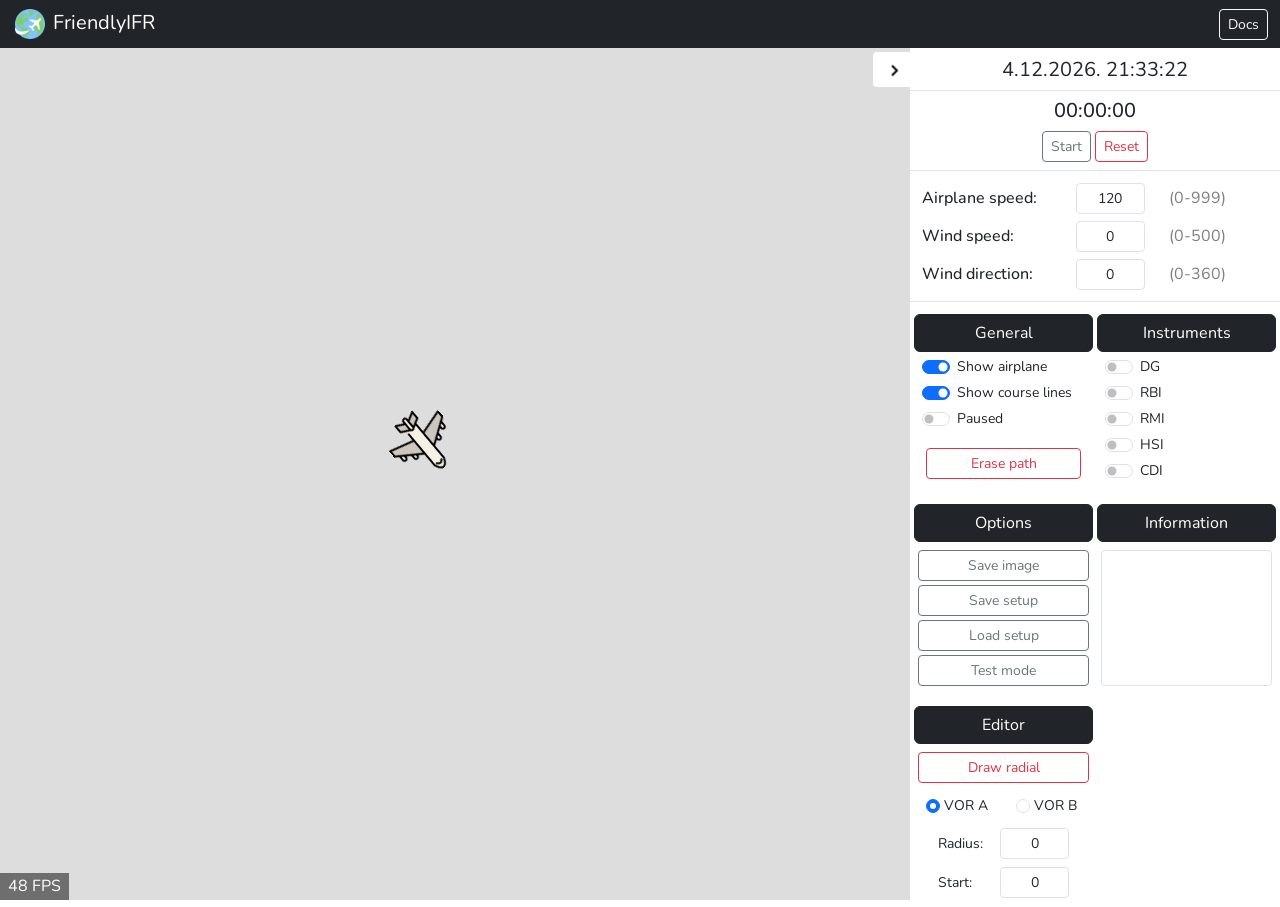
<file: index.html>
<!doctype html>
<html lang="en">

<head>
  <!-- Required meta tags -->
  <meta charset="utf-8">
  <meta name="viewport" content="width=device-width, initial-scale=1">

  <!-- Bootstrap CSS -->
  <link href="https://cdn.jsdelivr.net/npm/bootstrap@5.0.2/dist/css/bootstrap.min.css" rel="stylesheet"
    integrity="sha384-EVSTQN3/azprG1Anm3QDgpJLIm9Nao0Yz1ztcQTwFspd3yD65VohhpuuCOmLASjC" crossorigin="anonymous">

  <link rel="stylesheet" href="styles/styles.css">
  <link rel="shortcut icon" href="static/favicon.ico">

  <!-- Fonts -->
  <link rel="preconnect" href="https://fonts.googleapis.com">
  <link rel="preconnect" href="https://fonts.gstatic.com" crossorigin>
  <link href="https://fonts.googleapis.com/css2?family=Nunito:ital,wght@0,300;0,400;0,500;0,600;0,700;1,400&display=swap" rel="stylesheet">

  <title>FriendlyIFR</title>
</head>

<!-- Bootstrap JS -->
<script src="https://cdn.jsdelivr.net/npm/bootstrap@5.0.2/dist/js/bootstrap.bundle.min.js" integrity="sha384-MrcW6ZMFYlzcLA8Nl+NtUVF0sA7MsXsP1UyJoMp4YLEuNSfAP+JcXn/tWtIaxVXM" crossorigin="anonymous"></script>

<body>
  <main class="container-fluid p-0">
<nav class="navbar navbar-expand-lg navbar-dark bg-dark noselect navbar-height">
  <div class="container-fluid">
    <a class="navbar-brand" href="#">
      <img src="static/favicon.ico" alt="" width="36" height="36" class="d-inline-block">
      FriendlyIFR
    </a>
    <a class="btn btn-outline-light btn-sm" href="docs/" target="_blank" rel="noopener">Docs</a>
  </div>
</nav>

<div class="d-flex noselect bg-secondary align-items-center justify-content-center fullscreen-height" id="loadingScreen">
  <div class="d-flex flex-column align-items-center justify-content-center">
    <img src="static/icon.png" alt="" width="96" height="96">
    <h1 class="h4 text-centered" id="loadingText">Loading...</h1>
  </div>
</div>

<div class="d-flex noselect fullscreen-height" id="contentScreen">

  <!-- Pixi.js container -->
  <div id="pixi-app-container"></div>

  <!-- Controls container -->
  <div id="sidebar">
    <button class="btn btn-sm fs-6" id="btnToggleSidebar">
      <img src="static/arrow-right.png" alt="" width="23" height="23" class="d-inline-block" id="imgToggleSidebar">
    </button>

    <div class="fullscreen-height" id="sidebarControls">
      <!-- Current time -->
      <div class="mb-2 border-bottom">
        <div class="col">
          <h1 class="h5 fw-normal text-centered" id="lblCurrentTime">11.12.1999. 11:00:00</h1>
        </div>
      </div>

      <!-- Stopwatch -->
      <div class="pb-2 mb-2 border-bottom" style="text-align: center; display: block;">
        <h1 class="h5 mb-2 text-centered" id="lblStopwatch">00:00:00</h1>
        <div style="display: inline-block;">
          <button class="btn btn-outline-secondary btn-sm" id="btnStartStopwatch">Start</button>
          <button class="btn btn-outline-danger btn-sm" id="btnResetStopwatch">Reset</button>
        </div>
      </div>

      <!-- Inputs -->
      <div class="row justify-content-evenly pb-2 mb-2 border-bottom">

        <!-- Airplane speed -->
        <div class="row justify-content-start align-items-center">
          <div class="col col-sm-5">
            <label for="edSpeed" class="h5 col-form-label text-centered">Airplane speed:</label>
          </div>
          <div class="col col-sm-3">
            <input type="text" id="edSpeed" class="form-control form-control-sm text-centered can-disable">
          </div>
          <div class="col col-sm-3">
            <label for="edSpeed" id="edSpeedHint" class="col-form-label text-black-50">(0-999)</label>
          </div>
        </div>

        <!-- Wind speed -->
        <div class="row justify-content-start align-items-center">
          <div class="col col-sm-5">
            <label for="edWindSpeed" class="h5 col-form-label">Wind speed:</label>
          </div>
          <div class="col col-sm-3">
            <input type="text" id="edWindSpeed" class="form-control form-control-sm text-centered can-disable">
          </div>
          <div class="col col-sm-3">
            <label for="edWindSpeed" id="edWindSpeedHint" class="col-form-label text-black-50">(0-500)</label>
          </div>
        </div>

        <!-- Wind direction -->
        <div class="row justify-content-start align-items-center">
          <div class="col col-sm-5">
            <label for="edWindDirection" class="h5 col-form-label">Wind direction:</label>
          </div>
          <div class="col col-sm-3">
            <input type="text" id="edWindDirection" class="form-control form-control-sm text-centered can-disable">
          </div>
          <div class="col col-sm-3">
            <label for="edWindDirection" id="edWindDirectionHint" class="col-form-label text-black-50">(0-360)</label>
          </div>
        </div>
      </div>

      <!-- Controls -->
      <div class="row row-cols-2 p-1 g-1">
        <!-- General -->
        <div class="col" id="controls-row1">
          <ul class="list-unstyled small">
            <div class="d-grid gap-2">
              <button class="btn btn-dark mb-1 btn-block" data-bs-toggle="collapse" aria-expanded="true"
                data-bs-target="#row1-collapse" aria-controls="row1-collapse">
                General
              </button>
            </div>
            <li>
              <ul class="list-unstyled ps-2 pe-2 collapse show" id="row1-collapse">
                <li>
                  <div class="form-check form-switch">
                    <input class="form-check-input can-disable" type="checkbox" id="swAirplaneVisible" checked>
                    <label class="form-check-label" for="swAirplaneVisible">Show airplane</label>
                  </div>
                </li>
                <li>
                  <div class="form-check form-switch">
                    <input class="form-check-input can-disable" type="checkbox" id="swCourseLinesVisible" checked>
                    <label class="form-check-label" for="swCourseLinesVisible">Show course lines</label>
                  </div>
                </li>
                <li>
                  <div class="form-check form-switch">
                    <input class="form-check-input can-disable" type="checkbox" id="swPaused">
                    <label class="form-check-label" for="swPaused">Paused</label>
                  </div>
                </li>
                <li>
                  <div class="row ps-3 pe-3 mt-3 justify-content-center">
                    <button type="button" class="btn btn-outline-danger btn-sm can-disable" id="btnClearTrail">Erase path</button>
                  </div>
                </li>
              </ul>
            </li>

          </ul>
        </div>

        <!-- Instruments -->
        <div class="col" id="controls-row1">
          <ul class="list-unstyled small">
            <div class="d-grid gap-2">
              <button class="btn btn-dark mb-1 btn-block" data-bs-toggle="collapse" aria-expanded="true"
                data-bs-target="#row1-collapse" aria-controls="row1-collapse">
                Instruments
              </button>
            </div>
            <li>
              <ul class="list-unstyled ps-2 pe-2 collapse show" id="row1-collapse">
                <li>
                  <div class="form-check form-switch">
                    <input class="form-check-input can-disable" type="checkbox" id="swInstrumentDG">
                    <label class="form-check-label" for="swInstrumentDG">DG</label>
                  </div>
                </li>
                <li>
                  <div class="form-check form-switch">
                    <input class="form-check-input can-disable" type="checkbox" id="swInstrumentRBI">
                    <label class="form-check-label" for="swInstrumentRBI">RBI</label>
                  </div>
                </li>
                <li>
                  <div class="form-check form-switch">
                    <input class="form-check-input can-disable" type="checkbox" id="swInstrumentRMI">
                    <label class="form-check-label" for="swInstrumentRMI">RMI</label>
                  </div>
                </li>
                <li>
                  <div class="form-check form-switch">
                    <input class="form-check-input can-disable" type="checkbox" id="swInstrumentHSI">
                    <label class="form-check-label" for="swInstrumentHSI">HSI</label>
                  </div>
                </li>
                <li>
                  <div class="form-check form-switch">
                    <input class="form-check-input can-disable" type="checkbox" id="swInstrumentCDI">
                    <label class="form-check-label" for="swInstrumentCDI">CDI</label>
                  </div>
                </li>
              </ul>
            </li>

          </ul>
        </div>

        <!-- Options -->
        <div class="col" id="controls-row2">

          <!-- File loader for Load setup & Test mode -->
          <input type="file" id="fileLoader" accept=".nav" style="display:none">

          <ul class="list-unstyled small">
            <div class="d-grid gap-2">
              <button class="btn btn-dark mb-1 btn-block" data-bs-toggle="collapse" aria-expanded="true"
                data-bs-target="#row2-collapse" aria-controls="row2-collapse">
                Options
              </button>
            </div>
            <li>
              <ul class="list-unstyled ps-3 pe-3 collapse show" id="row2-collapse">
                <li>
                  <div class="row mt-1 justify-content-center">
                    <button type="button" class="btn btn-outline-secondary btn-sm can-disable" id="btnSaveImage">Save image</button>
                  </div>
                </li>
                <li>
                  <div class="row mt-1 justify-content-center">
                    <button type="button" class="btn btn-outline-secondary btn-sm can-disable" id="btnSaveSetup">Save setup</button>
                  </div>
                </li>
                <li>
                  <div class="row mt-1 justify-content-center">
                    <button type="button" class="btn btn-outline-secondary btn-sm can-disable" id="btnLoadSetup">Load setup</button>
                  </div>
                </li>
                <li>
                  <div class="row mt-1 justify-content-center">
                    <button type="button" class="btn btn-outline-secondary btn-sm" id="btnTestMode">Test mode</button>
                  </div>
                </li>
              </ul>
            </li>

          </ul>
        </div>

        <!-- Information -->
        <div class="col" id="controls-row2">
          <ul class="list-unstyled small">
            <div class="d-grid gap-2">
              <button class="btn btn-dark mb-1 btn-block" data-bs-toggle="collapse" aria-expanded="true"
                data-bs-target="#row2-collapse" aria-controls="row2-collapse">
                Information
              </button>
            </div>
            <li>
              <ul class="list-unstyled ps-1 pe-1 collapse show" id="row2-collapse">
                <li>
                  <div class="mt-1 justify-content-center">
                    <textarea class="form-control form-control-sm can-disable" id="setupInformation" style="height: 136px; resize: none; font-size: small"></textarea>
                  </div>
                </li>
              </ul>
            </li>

          </ul>
        </div>

        <!-- Editor -->
        <div class="col" id="controls-row3">
          <ul class="list-unstyled small">
            <div class="d-grid gap-2">
              <button class="btn btn-dark mb-1 btn-block" data-bs-toggle="collapse" aria-expanded="true"
                data-bs-target="#row3-collapse" aria-controls="row3-collapse">
                Editor
              </button>
            </div>
            <li>
              <ul class="list-unstyled ps-2 pe-2 collapse show" id="row3-collapse">
                <li>
                  <div class="row p-2 pt-1 justify-content-center">
                    <button type="button" class="btn btn-outline-danger btn-sm can-disable" id="btnDrawRadial" data-bs-toggle="button" autocomplete="off">Draw radial</button>
                  </div>
                </li>
                <li class="row row-cols-2 p-1 flex-fill justify-content-evenly align-items-center">
                  <div class="col w-50">
                    <input class="form-check-input can-disable" type="radio" name="radioVOR" id="rbVORA" checked>
                    <label for="rbVORA">VOR A</label>
                  </div>
                  <div class="col w-50">
                    <input class="form-check-input can-disable" type="radio" name="radioVOR" id="rbVORB">
                    <label for="rbVORB">VOR B</label>
                  </div>
                </li>
                <li class="row row-cols-2 pt-2 flex-fill justify-content-evenly align-items-center">
                  <div class="col w-25">
                    <label for="edVORRadius">Radius:</label>
                  </div>
                  <div class="col w-50">
                    <input type="text" id="edVORRadius" class="form-control form-control-sm text-centered can-disable">
                  </div>
                </li>
                <li class="row row-cols-2 pt-2 flex-fill justify-content-evenly align-items-center">
                  <div class="col w-25">
                    <label for="edVORStart">Start:</label>
                  </div>
                  <div class="col w-50">
                    <input type="text" id="edVORStart" class="form-control form-control-sm text-centered can-disable">
                  </div>
                </li>
                <li class="row row-cols-2 pt-2 flex-fill justify-content-evenly align-items-center">
                  <div class="col w-25">
                    <label for="edVORLength">Length:</label>
                  </div>
                  <div class="col w-50">
                    <input type="text" id="edVORLength" class="form-control form-control-sm text-centered can-disable">
                  </div>
                </li>
              </ul>
            </li>

          </ul>
        </div>
      </div>
    </div>
  </div>
</div>

<!-- Font workaround -->
<link rel="stylesheet" href="styles/digital-font.css">

<!-- Libs -->
<script src="lib/pixi.min.js"></script> <!-- https://github.com/pixijs/pixijs -->
<script src="lib/pixi-graphics-smooth.umd.min.js"></script> <!-- https://github.com/pixijs/graphics-smooth -->
<script src="lib/viewport.min.js"></script> <!-- https://github.com/davidfig/pixi-viewport -->
<script src="lib/pixi-mousewheel.js"></script> <!-- https://github.com/Mwni/pixi-mousewheel -->
<script src="lib/fps.min.js"></script> <!-- https://github.com/davidfig/fps -->

<script type="text/javascript" src="source/elements.js"></script>
<script type="text/javascript" src="source/common.js"></script>
<script type="text/javascript" src="source/misc.js"></script>
<script type="text/javascript" src="source/time.js"></script>

<script type="text/javascript" src="source/viewport.js"></script>
<script type="text/javascript" src="source/instrument-panel.js"></script>
<script type="text/javascript" src="source/wind.js"></script>
<script type="text/javascript" src="source/airplane.js"></script>
<script type="text/javascript" src="source/groundradars.js"></script>
<script type="text/javascript" src="source/instruments.js"></script>

<script type="text/javascript" src="source/testmode.js"></script>
<script type="text/javascript" src="source/files.js"></script>
<script type="text/javascript" src="source/events.js"></script>
<script type="text/javascript" src="source/application.js"></script>

  </main>
</body>

</html>
</file>
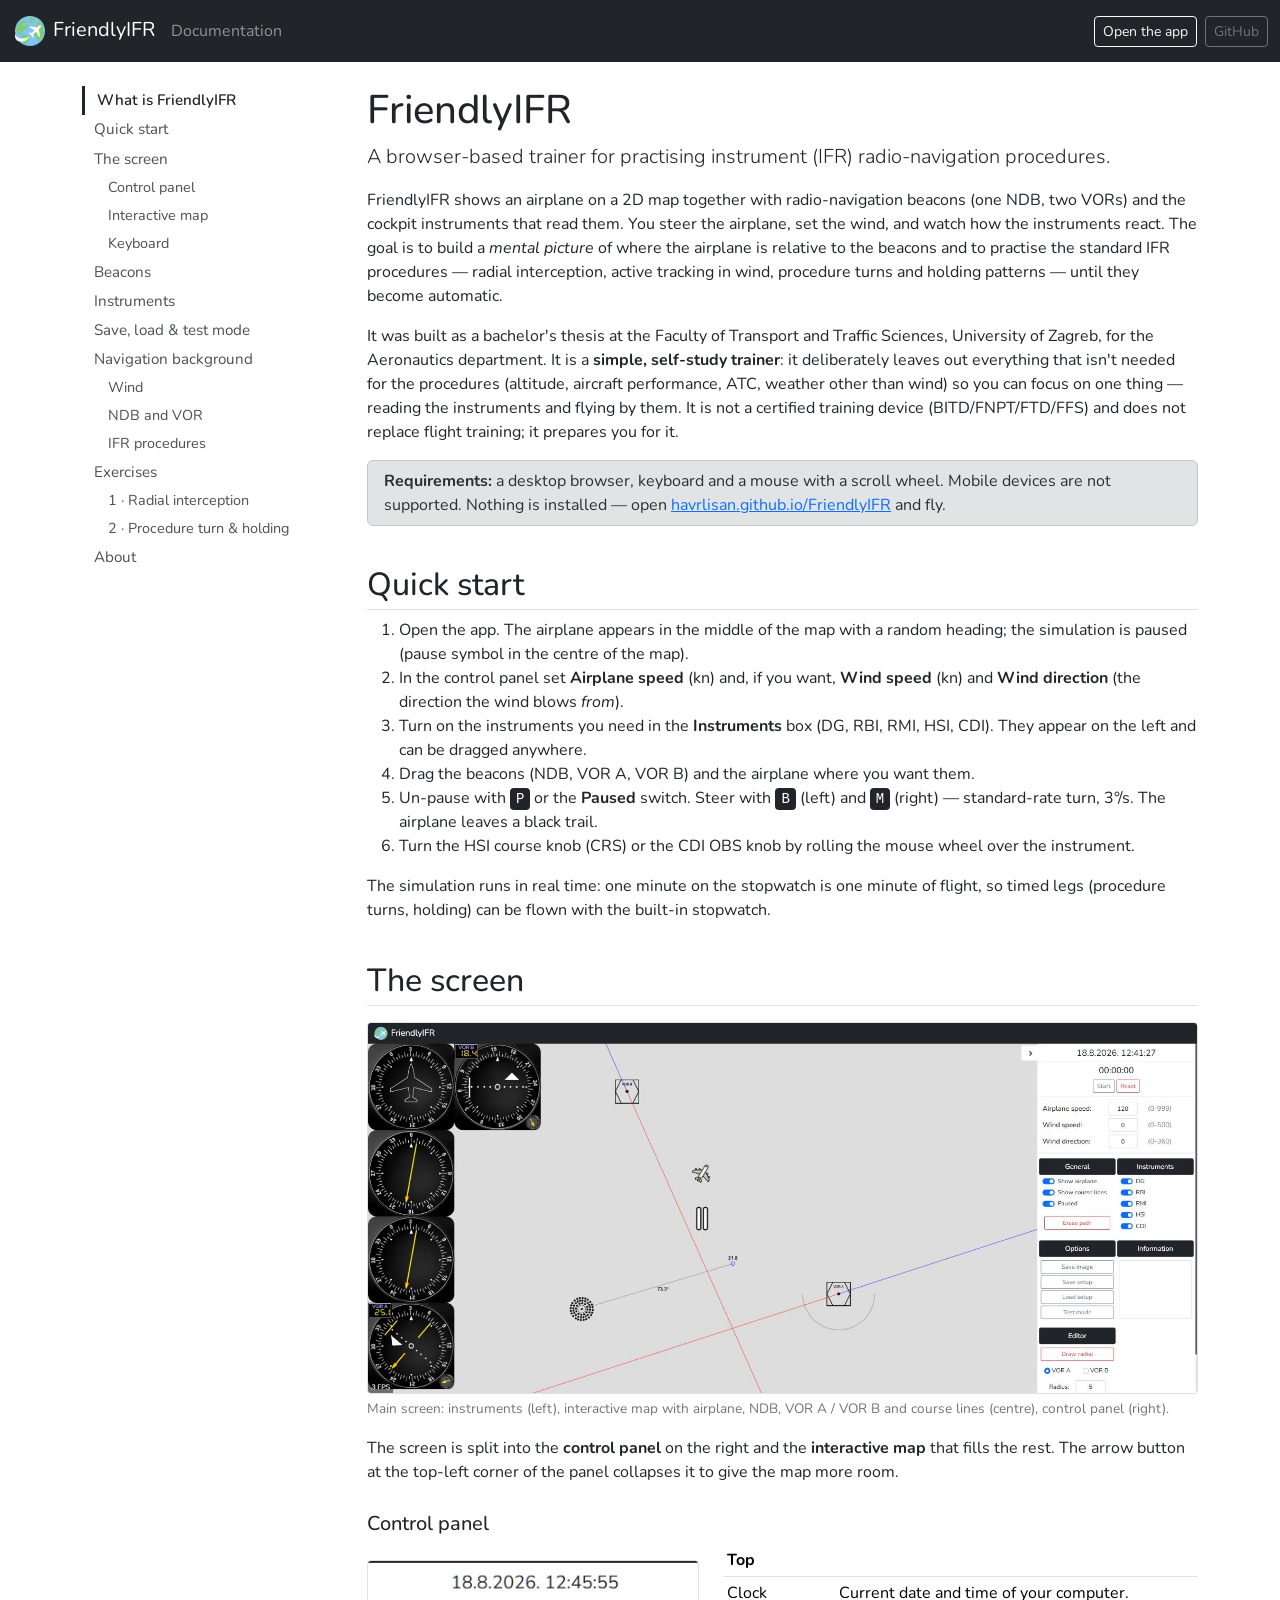
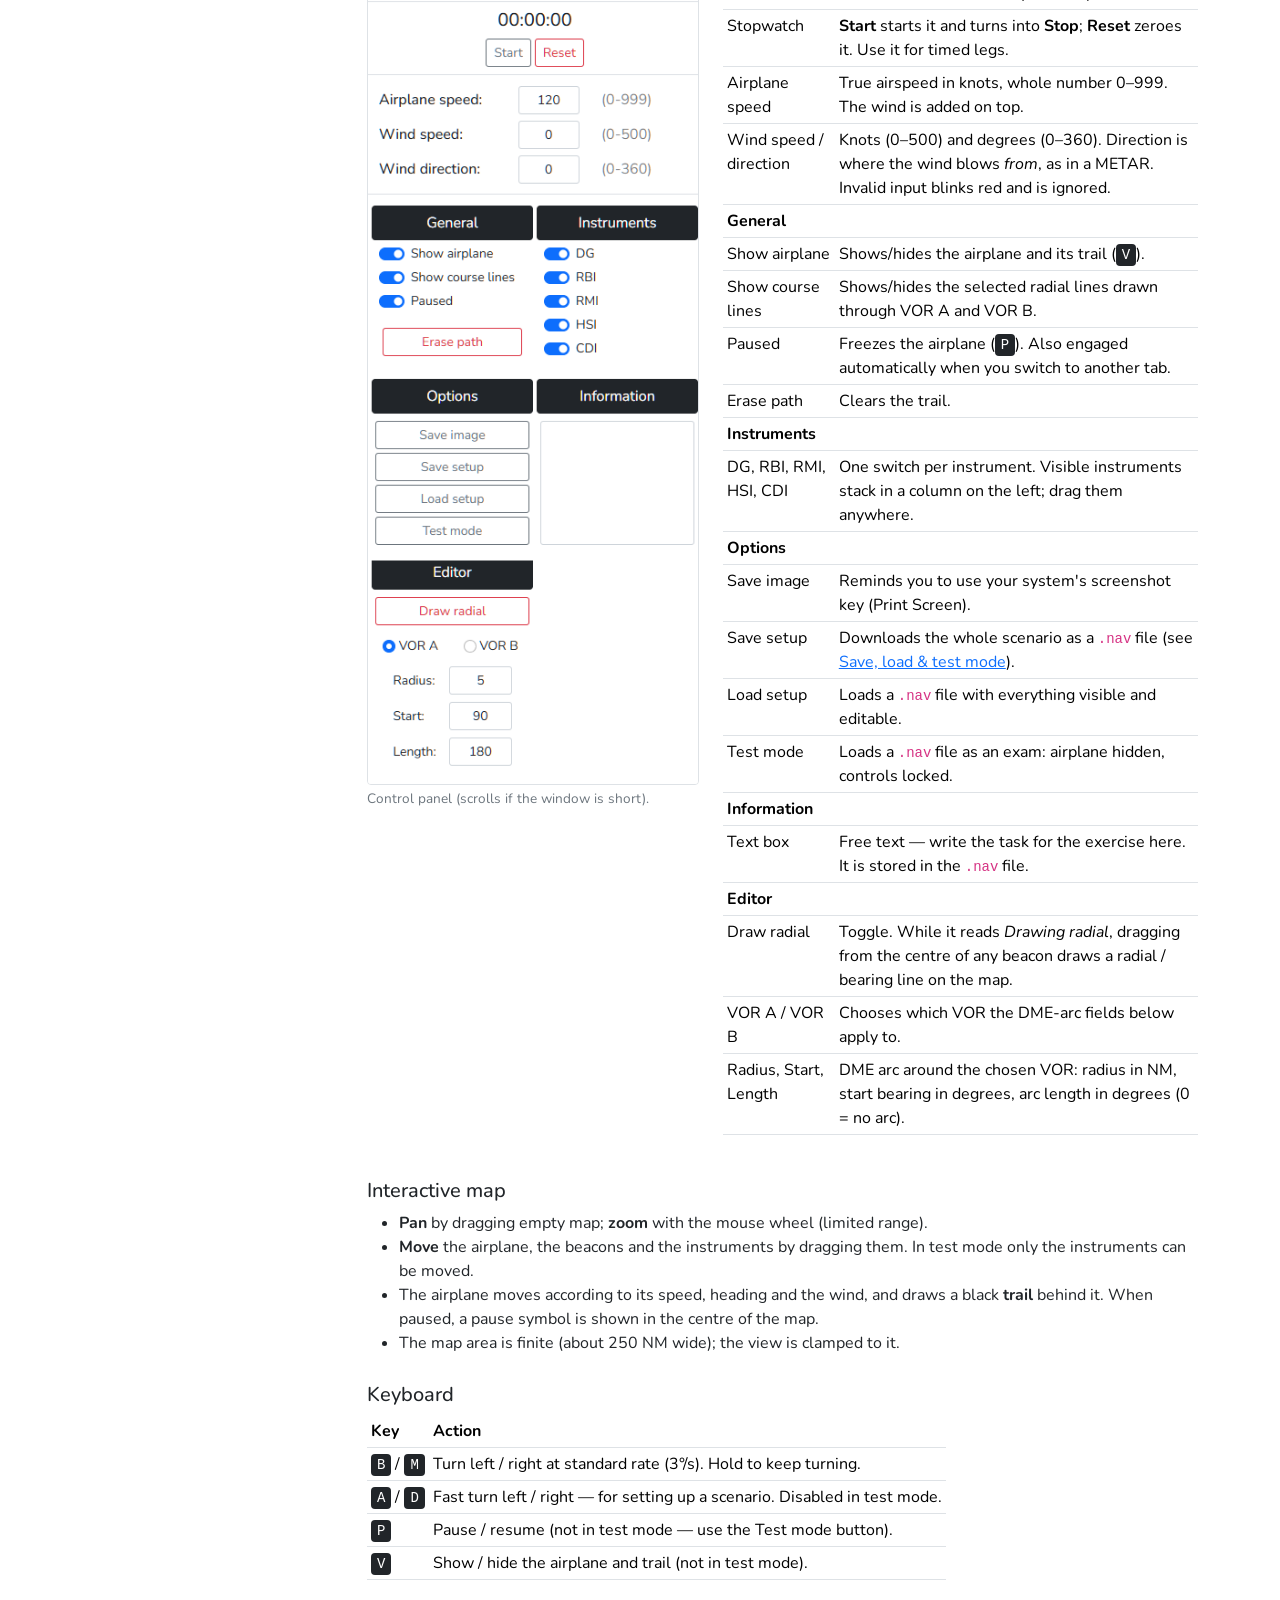
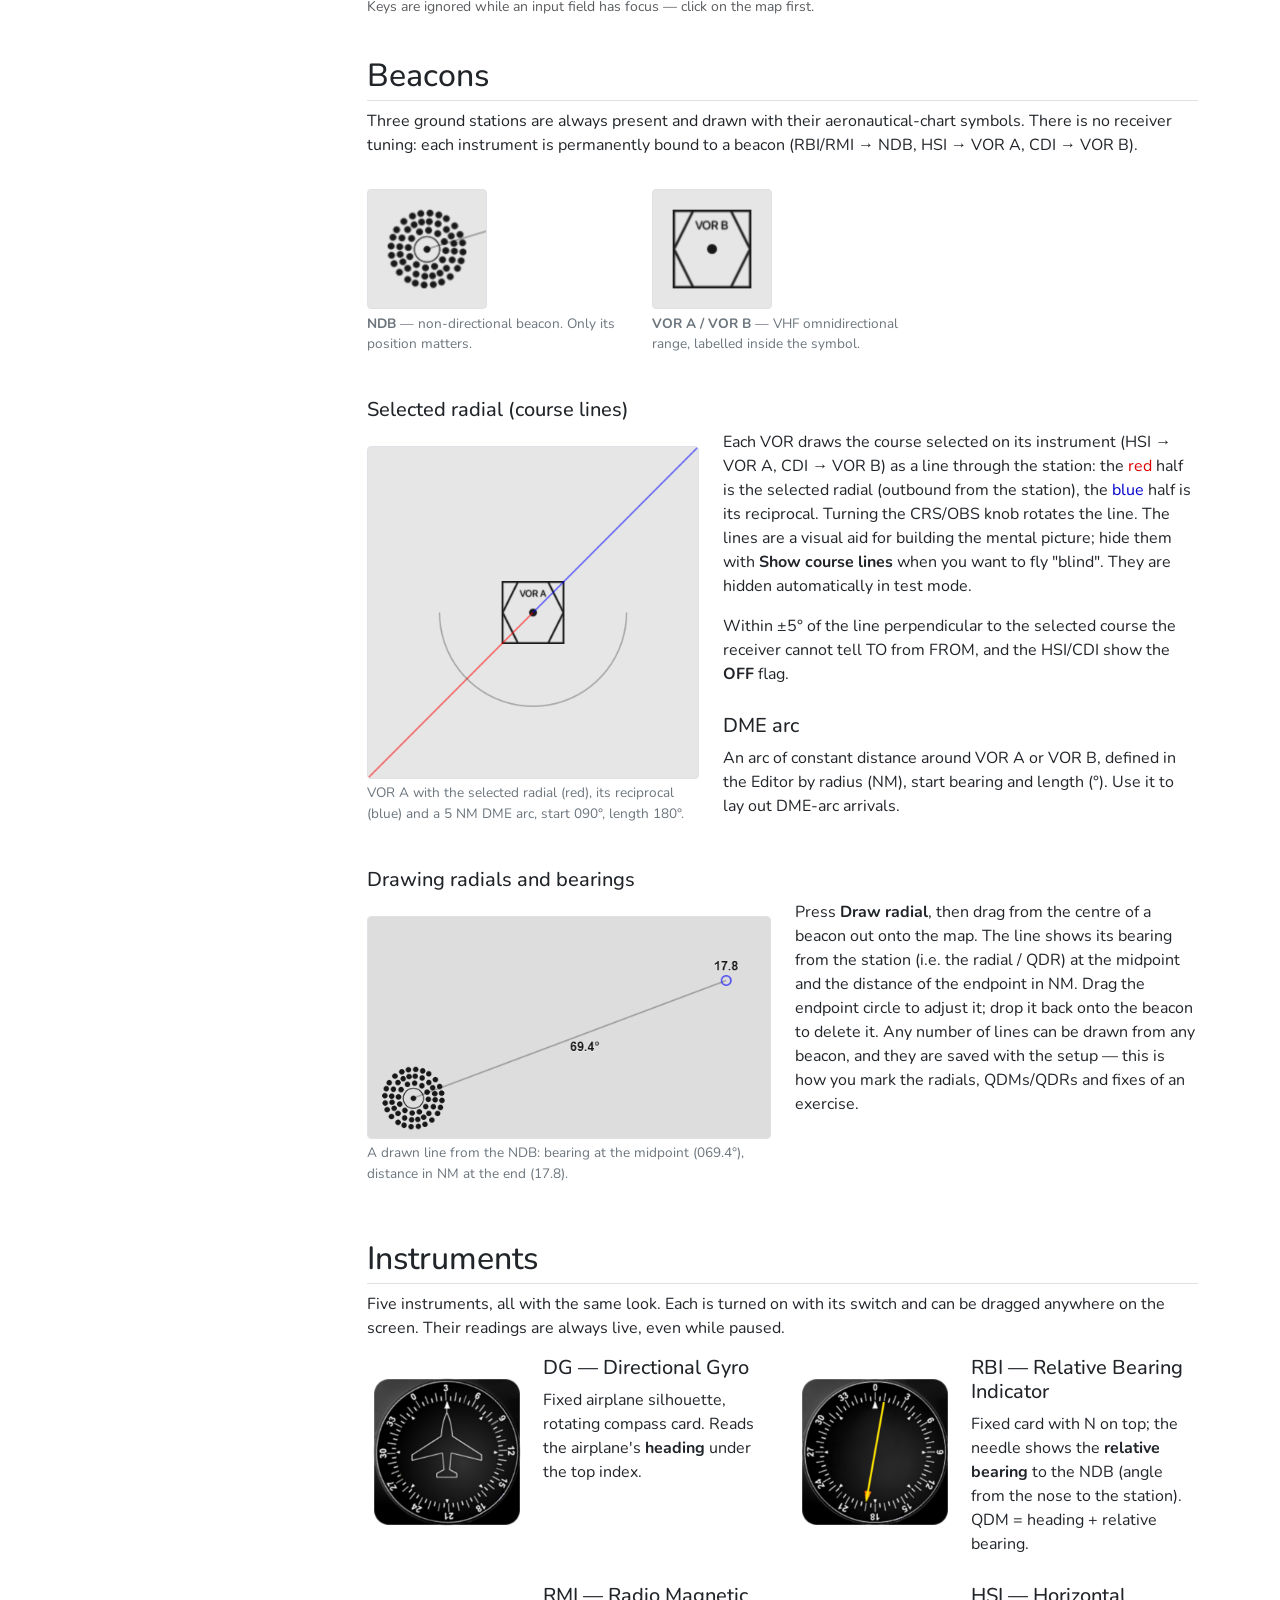
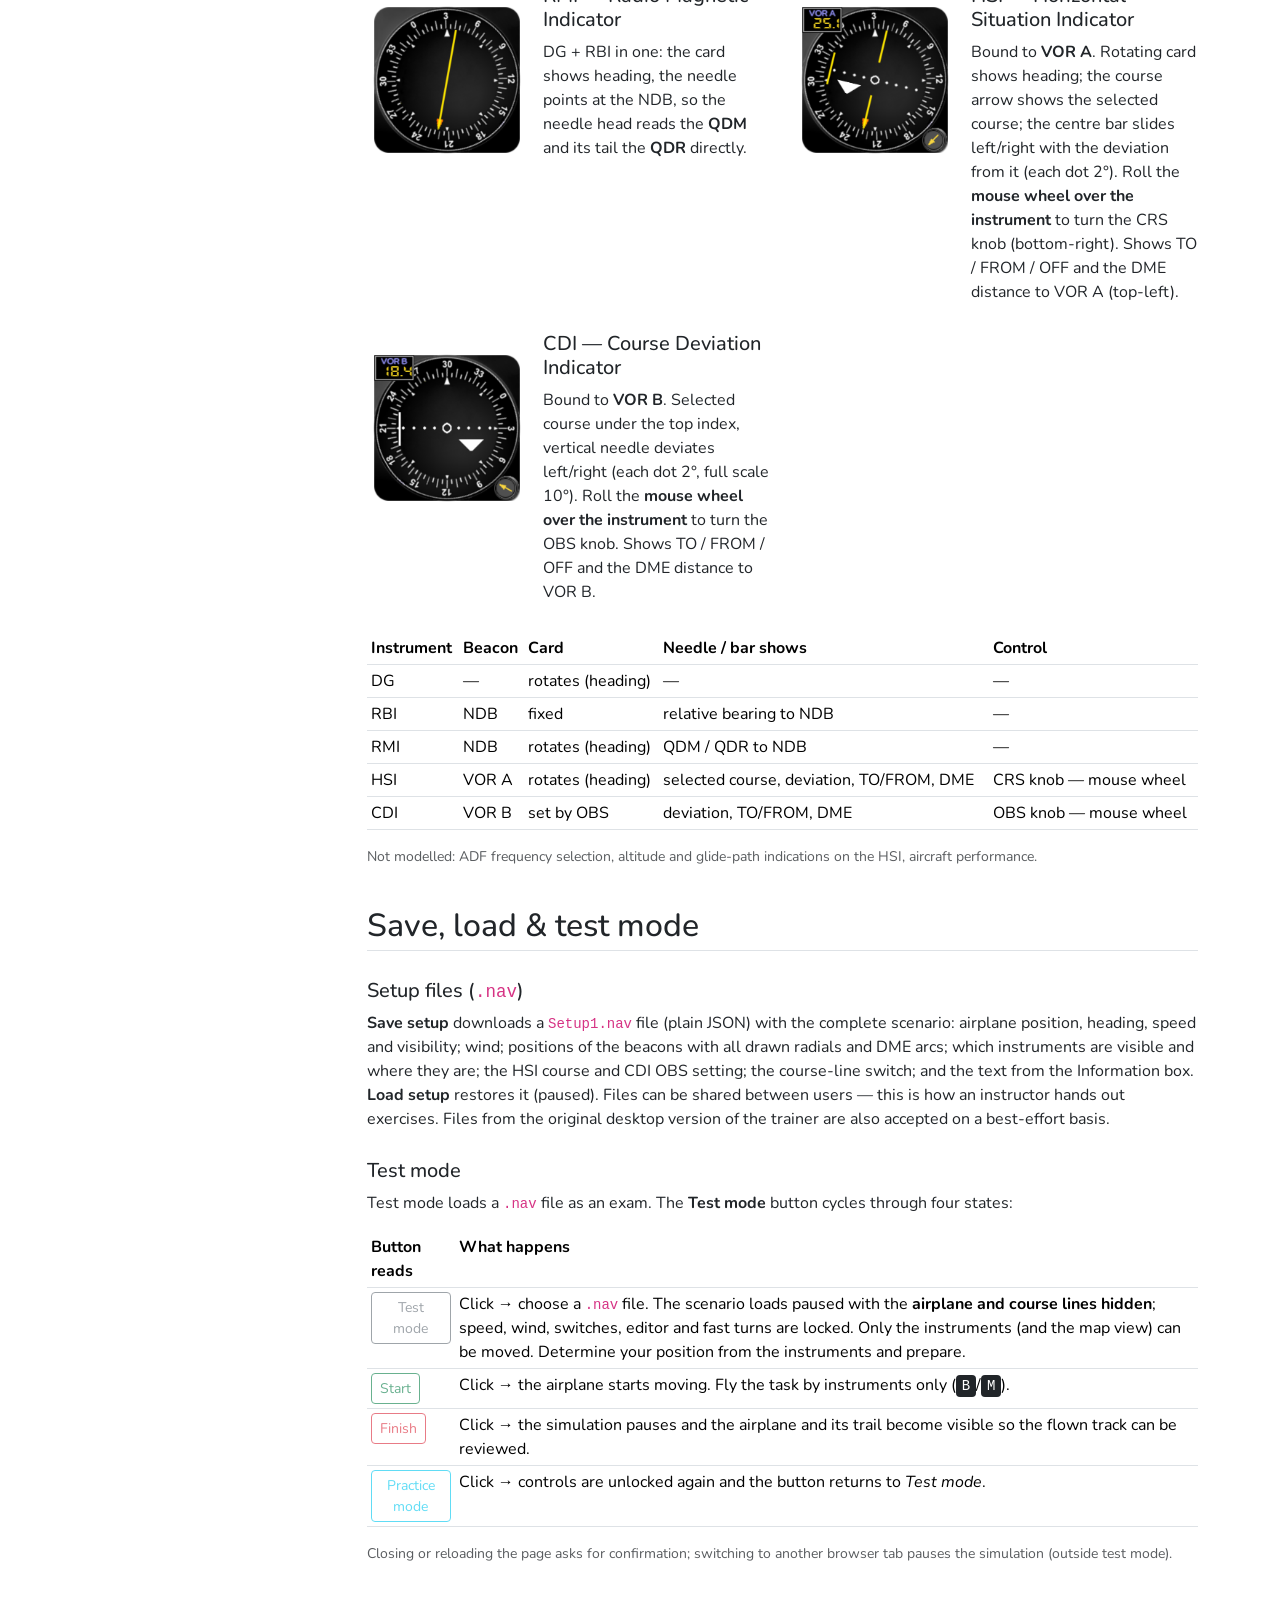
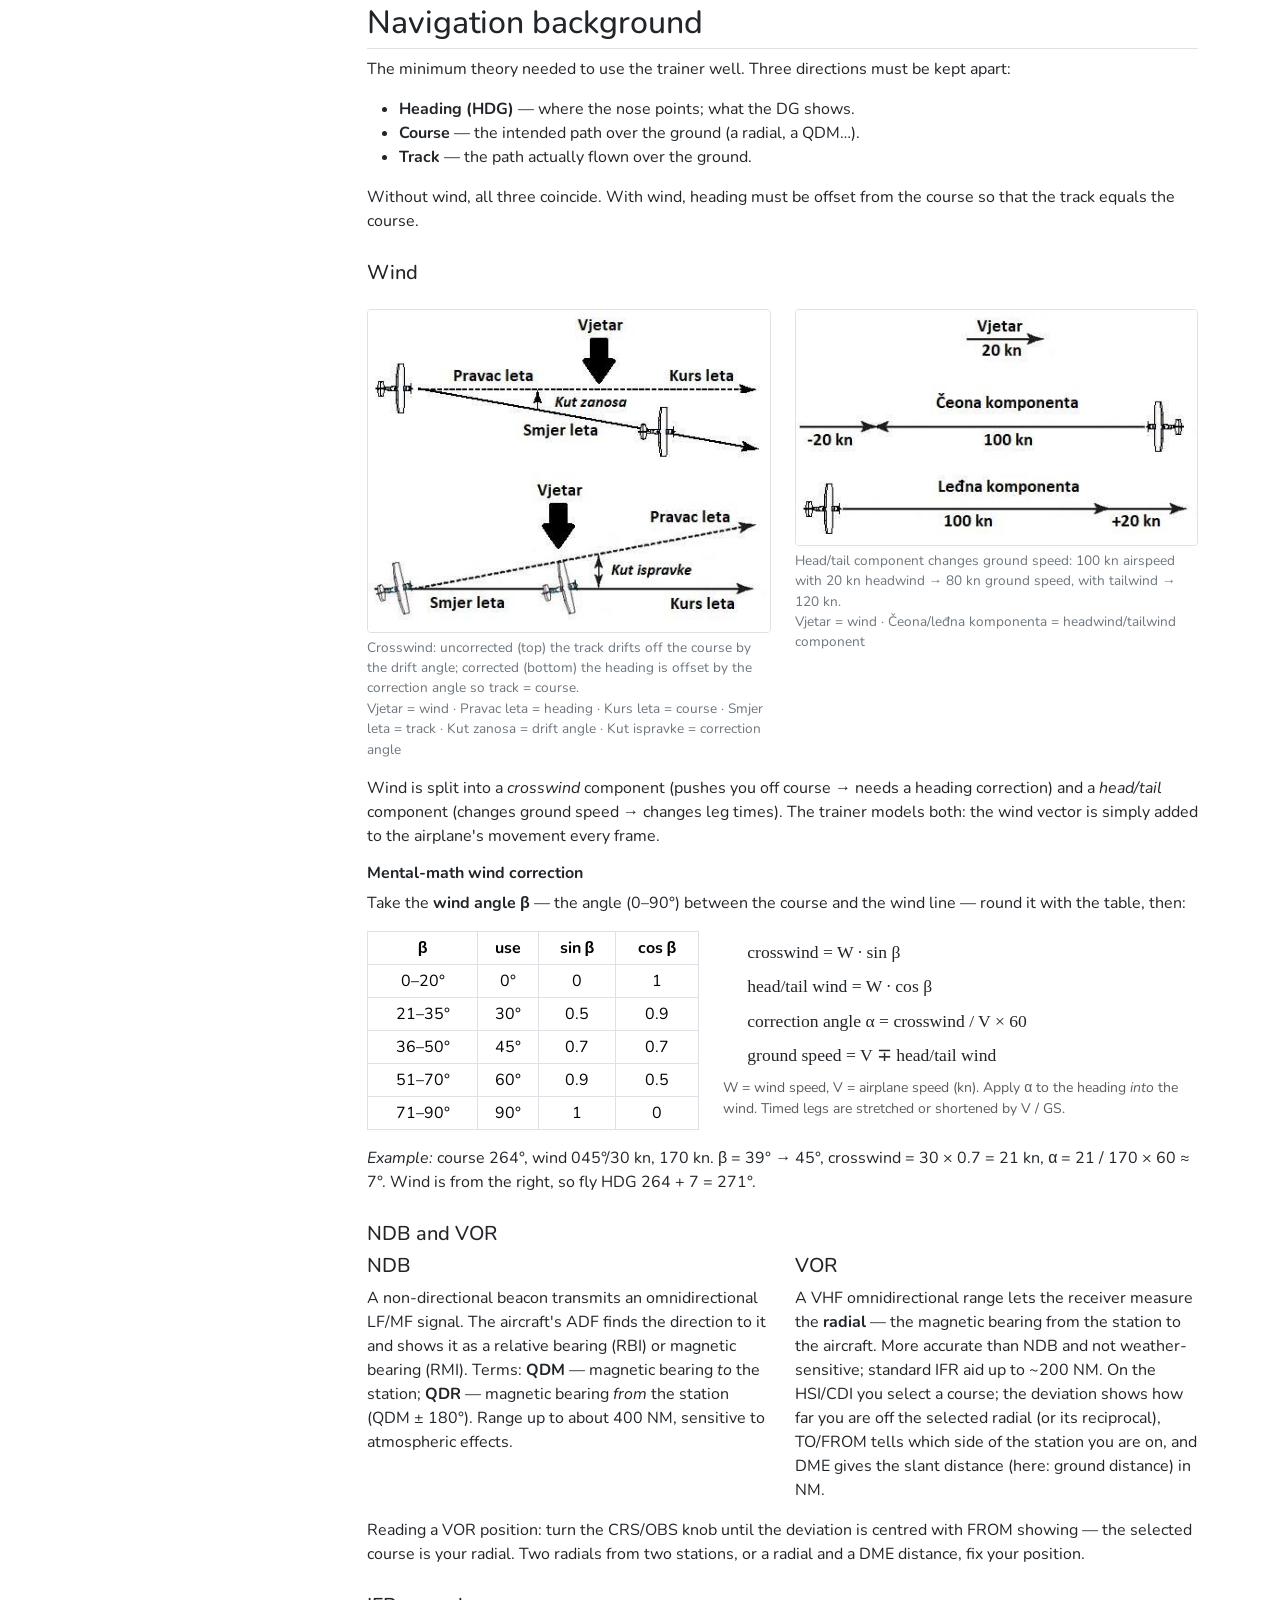
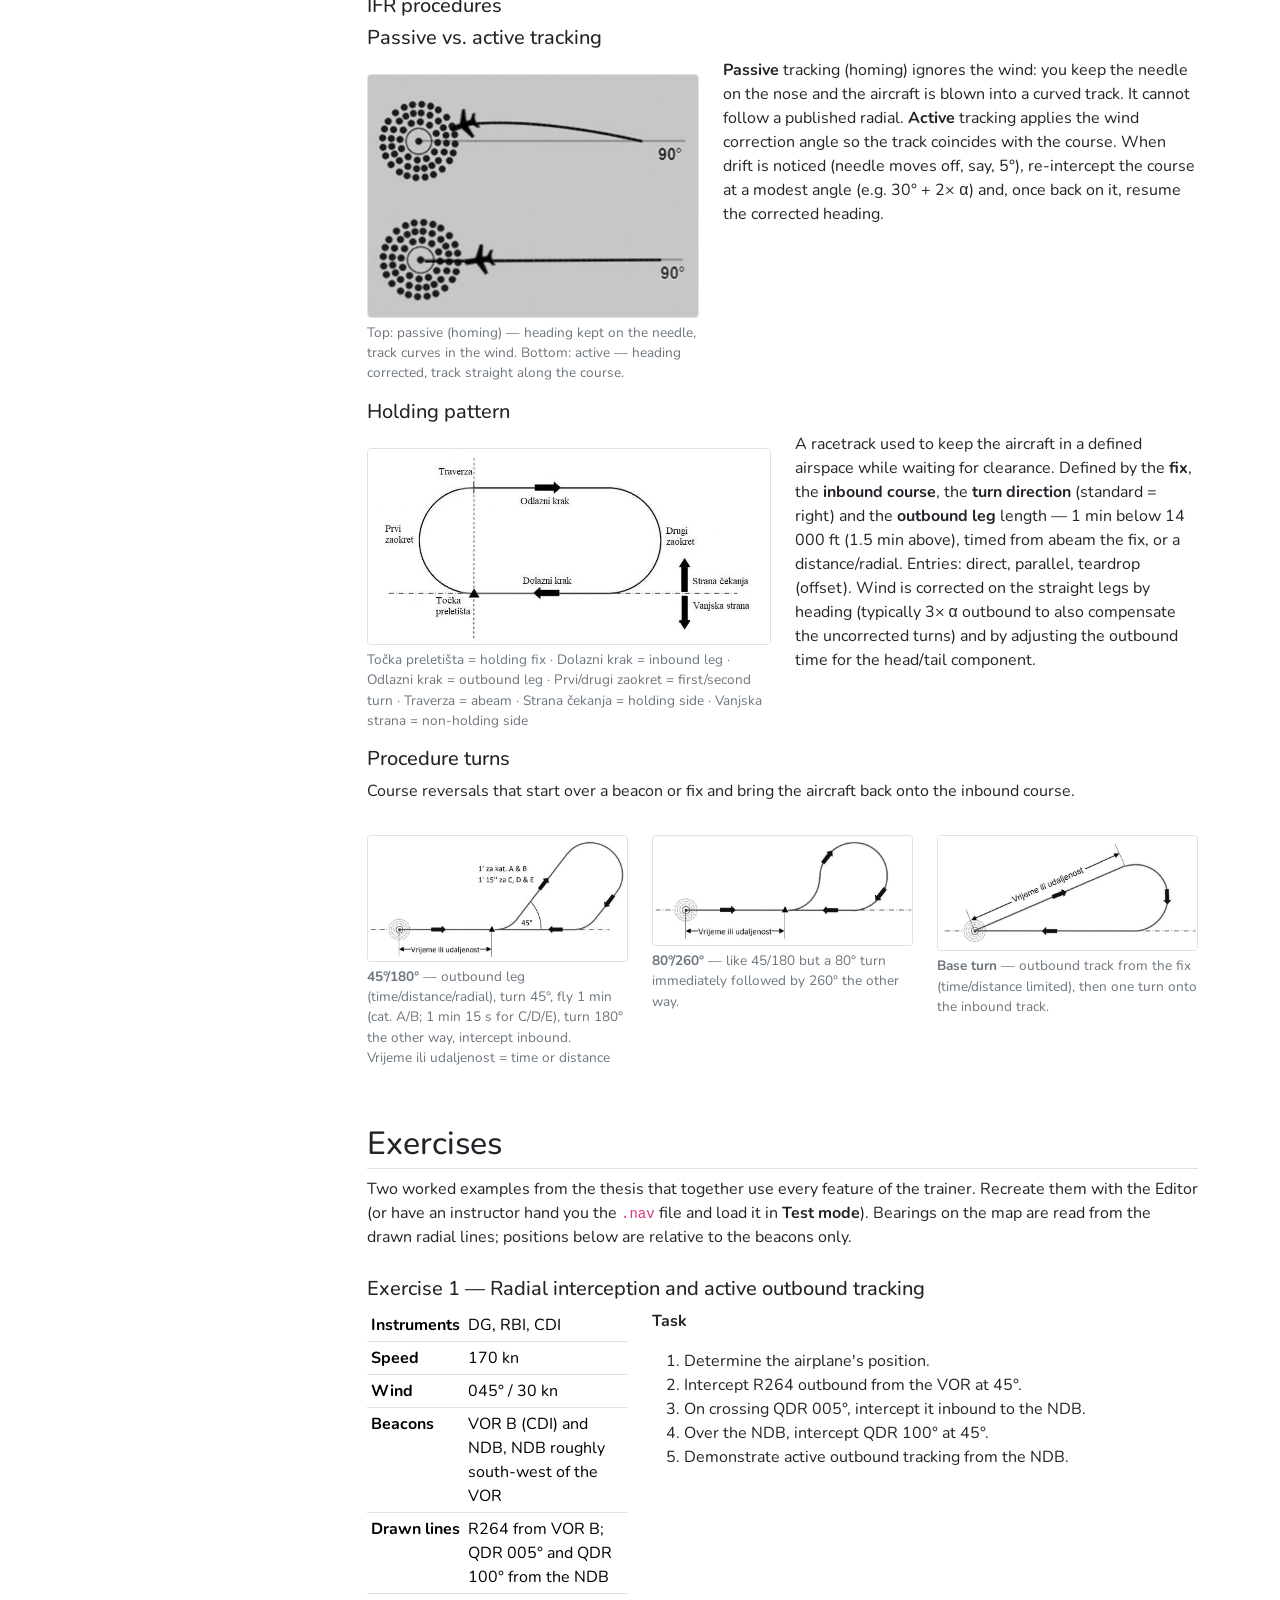
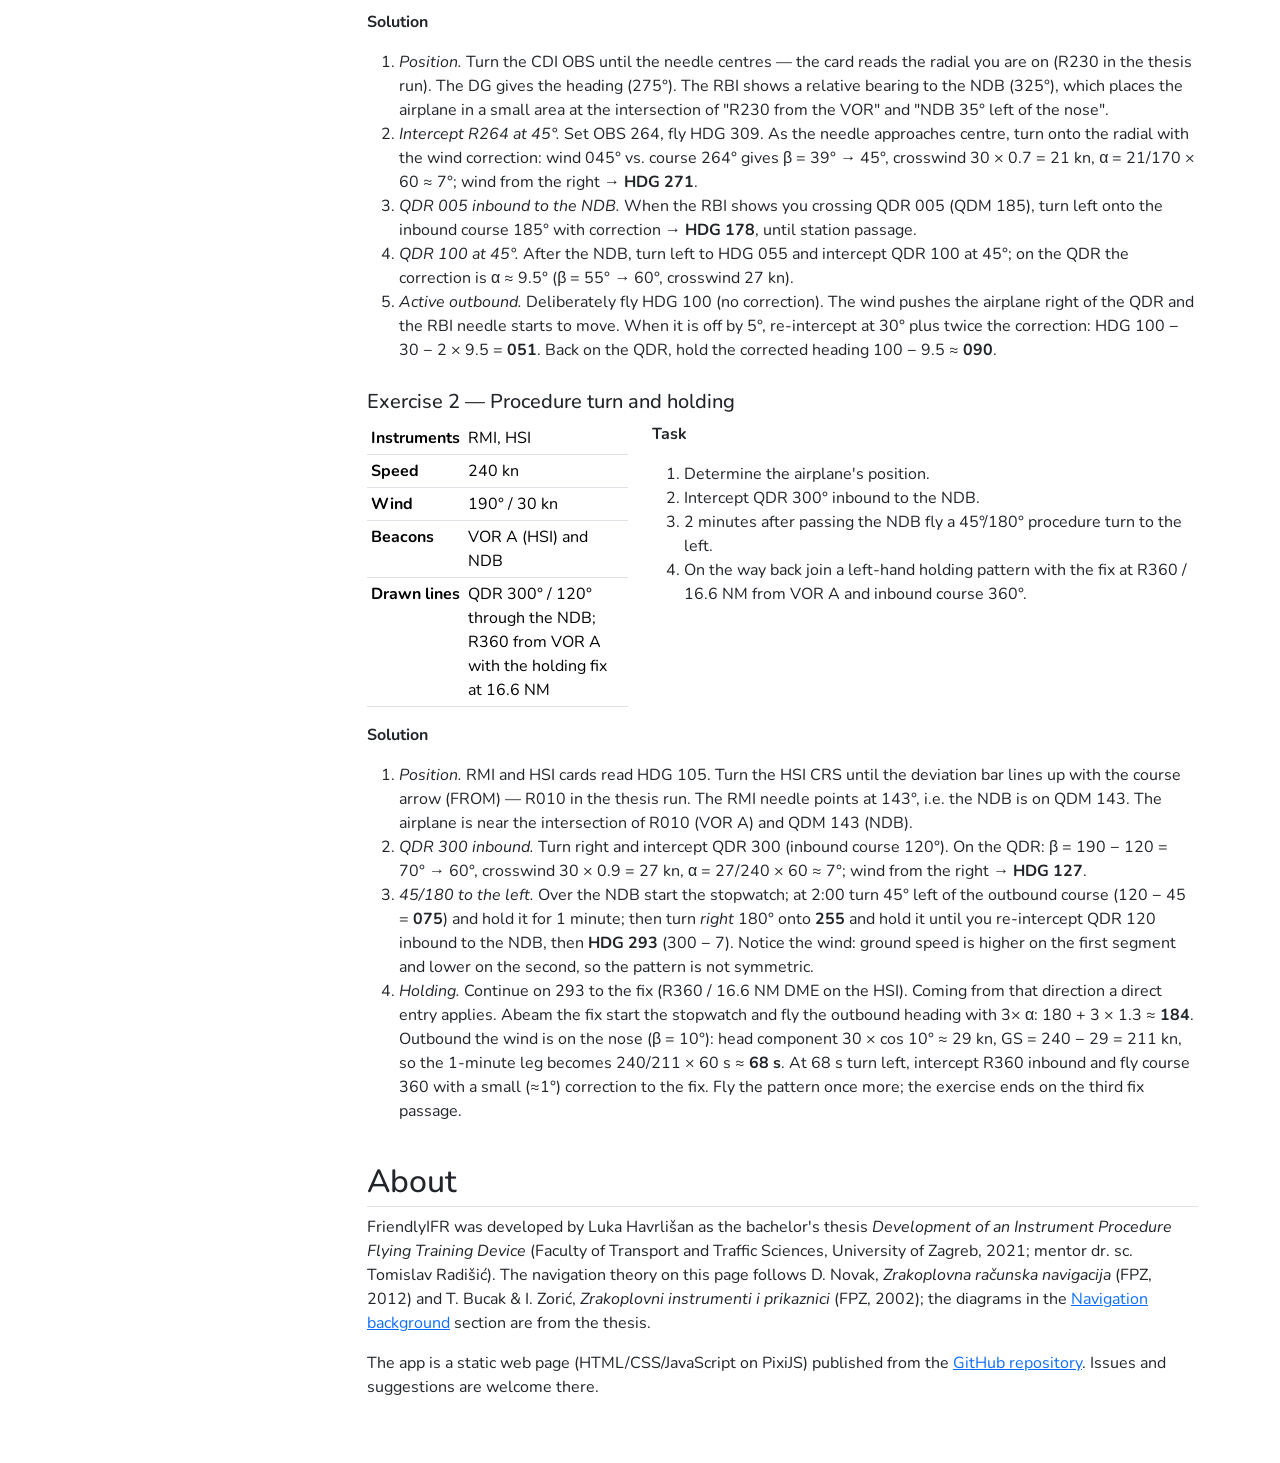
<file: docs/index.html>
<!DOCTYPE html>
<html lang="en">

<head>
  <meta charset="utf-8">
  <meta name="viewport" content="width=device-width, initial-scale=1">
  <title>FriendlyIFR – Documentation</title>
  <link rel="shortcut icon" href="../static/favicon.ico">
  <link href="https://cdn.jsdelivr.net/npm/bootstrap@5.0.2/dist/css/bootstrap.min.css" rel="stylesheet"
    integrity="sha384-EVSTQN3/azprG1Anm3QDgpJLIm9Nao0Yz1ztcQTwFspd3yD65VohhpuuCOmLASjC" crossorigin="anonymous">
  <link rel="preconnect" href="https://fonts.googleapis.com">
  <link rel="preconnect" href="https://fonts.gstatic.com" crossorigin>
  <link href="https://fonts.googleapis.com/css2?family=Nunito:ital,wght@0,300;0,400;0,600;0,700;1,400&display=swap" rel="stylesheet">
  <style>
    body { font-family: 'Nunito', sans-serif; }
    .docs-nav { position: sticky; top: 64px; max-height: calc(100vh - 80px); overflow-y: auto; font-size: .95rem; }
    .docs-nav .nav-link { color: #495057; padding: .2rem .75rem; }
    .docs-nav .nav-link.active { color: #212529; font-weight: 600; border-left: 3px solid #212529; }
    .docs-nav .nav-link.sub { padding-left: 1.6rem; font-size: .9rem; }
    section, h3[id] { scroll-margin-top: 64px; }
    h2 { margin-top: 2.5rem; padding-bottom: .3rem; border-bottom: 1px solid #dee2e6; }
    h3 { margin-top: 1.75rem; font-size: 1.25rem; }
    figure { margin: 1rem 0; }
    figure img { max-width: 100%; height: auto; border: 1px solid #dee2e6; border-radius: 4px; background: #e6e6e6; }
    figure.instr { flex: 0 0 160px; }
    figure.instr img { width: 100%; border: 0; background: transparent; }
    figcaption { font-size: .85rem; color: #6c757d; margin-top: .3rem; }
    kbd { background: #212529; }
    .formula { font-family: 'Cambria Math', 'Times New Roman', serif; font-size: 1.1rem; margin: .5rem 0 .5rem 1.5rem; }
    .label-key { font-size: .85rem; color: #6c757d; }
    table td, table th { vertical-align: top; }
  </style>
</head>

<body data-bs-spy="scroll" data-bs-target="#docsNav" data-bs-offset="80" tabindex="0">

  <nav class="navbar navbar-expand-lg navbar-dark bg-dark sticky-top">
    <div class="container-fluid">
      <a class="navbar-brand" href="../">
        <img src="../static/favicon.ico" alt="" width="36" height="36" class="d-inline-block"> FriendlyIFR
      </a>
      <span class="navbar-text text-white-50 me-auto">Documentation</span>
      <a class="btn btn-outline-light btn-sm me-2" href="../">Open the app</a>
      <a class="btn btn-outline-secondary btn-sm" href="https://github.com/havrlisan/FriendlyIFR">GitHub</a>
    </div>
  </nav>

  <div class="container-xl">
    <div class="row">

      <!-- TOC -->
      <aside class="col-lg-3 d-none d-lg-block">
        <nav id="docsNav" class="docs-nav nav flex-column mt-4">
          <a class="nav-link" href="#about">What is FriendlyIFR</a>
          <a class="nav-link" href="#quick-start">Quick start</a>
          <a class="nav-link" href="#screen">The screen</a>
          <a class="nav-link sub" href="#control-panel">Control panel</a>
          <a class="nav-link sub" href="#map">Interactive map</a>
          <a class="nav-link sub" href="#keys">Keyboard</a>
          <a class="nav-link" href="#beacons">Beacons</a>
          <a class="nav-link" href="#instruments">Instruments</a>
          <a class="nav-link" href="#files">Save, load &amp; test mode</a>
          <a class="nav-link" href="#theory">Navigation background</a>
          <a class="nav-link sub" href="#wind">Wind</a>
          <a class="nav-link sub" href="#navaids">NDB and VOR</a>
          <a class="nav-link sub" href="#procedures">IFR procedures</a>
          <a class="nav-link" href="#exercises">Exercises</a>
          <a class="nav-link sub" href="#exercise-1">1 · Radial interception</a>
          <a class="nav-link sub" href="#exercise-2">2 · Procedure turn &amp; holding</a>
          <a class="nav-link" href="#credits">About</a>
        </nav>
      </aside>

      <!-- CONTENT -->
      <main class="col-lg-9 pb-5">

        <section id="about">
          <h1 class="mt-4">FriendlyIFR</h1>
          <p class="lead">A browser-based trainer for practising instrument (IFR) radio-navigation procedures.</p>
          <p>
            FriendlyIFR shows an airplane on a 2D map together with radio-navigation beacons (one NDB, two VORs) and the
            cockpit instruments that read them. You steer the airplane, set the wind, and watch how the instruments
            react. The goal is to build a <em>mental picture</em> of where the airplane is relative to the beacons and to
            practise the standard IFR procedures — radial interception, active tracking in wind, procedure turns and
            holding patterns — until they become automatic.
          </p>
          <p>
            It was built as a bachelor's thesis at the Faculty of Transport and Traffic Sciences, University of Zagreb,
            for the Aeronautics department. It is a <strong>simple, self-study trainer</strong>: it deliberately leaves out
            everything that isn't needed for the procedures (altitude, aircraft performance, ATC, weather other than wind)
            so you can focus on one thing — reading the instruments and flying by them. It is not a certified training
            device (BITD/FNPT/FTD/FFS) and does not replace flight training; it prepares you for it.
          </p>
          <div class="alert alert-secondary py-2">
            <strong>Requirements:</strong> a desktop browser, keyboard and a mouse with a scroll wheel. Mobile devices are
            not supported. Nothing is installed — open
            <a href="https://havrlisan.github.io/FriendlyIFR/">havrlisan.github.io/FriendlyIFR</a> and fly.
          </div>
        </section>

        <section id="quick-start">
          <h2>Quick start</h2>
          <ol>
            <li>Open the app. The airplane appears in the middle of the map with a random heading; the simulation is
              paused (pause symbol in the centre of the map).</li>
            <li>In the control panel set <strong>Airplane speed</strong> (kn) and, if you want, <strong>Wind speed</strong>
              (kn) and <strong>Wind direction</strong> (the direction the wind blows <em>from</em>).</li>
            <li>Turn on the instruments you need in the <strong>Instruments</strong> box (DG, RBI, RMI, HSI, CDI). They
              appear on the left and can be dragged anywhere.</li>
            <li>Drag the beacons (NDB, VOR A, VOR B) and the airplane where you want them.</li>
            <li>Un-pause with <kbd>P</kbd> or the <strong>Paused</strong> switch. Steer with <kbd>B</kbd> (left) and
              <kbd>M</kbd> (right) — standard-rate turn, 3°/s. The airplane leaves a black trail.</li>
            <li>Turn the HSI course knob (CRS) or the CDI OBS knob by rolling the mouse wheel over the instrument.</li>
          </ol>
          <p class="mb-0">The simulation runs in real time: one minute on the stopwatch is one minute of flight, so timed
            legs (procedure turns, holding) can be flown with the built-in stopwatch.</p>
        </section>

        <section id="screen">
          <h2>The screen</h2>
          <figure>
            <img src="img/app-overview.jpg" alt="FriendlyIFR main screen">
            <figcaption>Main screen: instruments (left), interactive map with airplane, NDB, VOR A / VOR B and course lines
              (centre), control panel (right).</figcaption>
          </figure>
          <p>The screen is split into the <strong>control panel</strong> on the right and the <strong>interactive map</strong>
            that fills the rest. The arrow button at the top-left corner of the panel collapses it to give the map more
            room.</p>

          <h3 id="control-panel">Control panel</h3>
          <div class="row">
            <div class="col-md-5">
              <figure><img src="img/sidebar.png" alt="Control panel"><figcaption>Control panel (scrolls if the window is short).</figcaption></figure>
            </div>
            <div class="col-md-7">
              <table class="table table-sm">
                <tbody>
                  <tr><th colspan="2">Top</th></tr>
                  <tr><td>Clock</td><td>Current date and time of your computer.</td></tr>
                  <tr><td>Stopwatch</td><td><strong>Start</strong> starts it and turns into <strong>Stop</strong>; <strong>Reset</strong> zeroes it. Use it for timed legs.</td></tr>
                  <tr><td>Airplane speed</td><td>True airspeed in knots, whole number 0–999. The wind is added on top.</td></tr>
                  <tr><td>Wind speed / direction</td><td>Knots (0–500) and degrees (0–360). Direction is where the wind blows <em>from</em>, as in a METAR. Invalid input blinks red and is ignored.</td></tr>

                  <tr><th colspan="2">General</th></tr>
                  <tr><td>Show airplane</td><td>Shows/hides the airplane and its trail (<kbd>V</kbd>).</td></tr>
                  <tr><td>Show course lines</td><td>Shows/hides the selected radial lines drawn through VOR A and VOR B.</td></tr>
                  <tr><td>Paused</td><td>Freezes the airplane (<kbd>P</kbd>). Also engaged automatically when you switch to another tab.</td></tr>
                  <tr><td>Erase path</td><td>Clears the trail.</td></tr>

                  <tr><th colspan="2">Instruments</th></tr>
                  <tr><td>DG, RBI, RMI, HSI, CDI</td><td>One switch per instrument. Visible instruments stack in a column on the left; drag them anywhere.</td></tr>

                  <tr><th colspan="2">Options</th></tr>
                  <tr><td>Save image</td><td>Reminds you to use your system's screenshot key (Print Screen).</td></tr>
                  <tr><td>Save setup</td><td>Downloads the whole scenario as a <code>.nav</code> file (see <a href="#files">Save, load &amp; test mode</a>).</td></tr>
                  <tr><td>Load setup</td><td>Loads a <code>.nav</code> file with everything visible and editable.</td></tr>
                  <tr><td>Test mode</td><td>Loads a <code>.nav</code> file as an exam: airplane hidden, controls locked.</td></tr>

                  <tr><th colspan="2">Information</th></tr>
                  <tr><td>Text box</td><td>Free text — write the task for the exercise here. It is stored in the <code>.nav</code> file.</td></tr>

                  <tr><th colspan="2">Editor</th></tr>
                  <tr><td>Draw radial</td><td>Toggle. While it reads <em>Drawing radial</em>, dragging from the centre of any beacon draws a radial / bearing line on the map.</td></tr>
                  <tr><td>VOR A / VOR B</td><td>Chooses which VOR the DME-arc fields below apply to.</td></tr>
                  <tr><td>Radius, Start, Length</td><td>DME arc around the chosen VOR: radius in NM, start bearing in degrees, arc length in degrees (0 = no arc).</td></tr>
                </tbody>
              </table>
            </div>
          </div>

          <h3 id="map">Interactive map</h3>
          <ul>
            <li><strong>Pan</strong> by dragging empty map; <strong>zoom</strong> with the mouse wheel (limited range).</li>
            <li><strong>Move</strong> the airplane, the beacons and the instruments by dragging them. In test mode only the
              instruments can be moved.</li>
            <li>The airplane moves according to its speed, heading and the wind, and draws a black <strong>trail</strong>
              behind it. When paused, a pause symbol is shown in the centre of the map.</li>
            <li>The map area is finite (about 250 NM wide); the view is clamped to it.</li>
          </ul>

          <h3 id="keys">Keyboard</h3>
          <table class="table table-sm w-auto">
            <thead><tr><th>Key</th><th>Action</th></tr></thead>
            <tbody>
              <tr><td><kbd>B</kbd> / <kbd>M</kbd></td><td>Turn left / right at standard rate (3°/s). Hold to keep turning.</td></tr>
              <tr><td><kbd>A</kbd> / <kbd>D</kbd></td><td>Fast turn left / right — for setting up a scenario. Disabled in test mode.</td></tr>
              <tr><td><kbd>P</kbd></td><td>Pause / resume (not in test mode — use the Test mode button).</td></tr>
              <tr><td><kbd>V</kbd></td><td>Show / hide the airplane and trail (not in test mode).</td></tr>
            </tbody>
          </table>
          <p class="text-muted small">Keys are ignored while an input field has focus — click on the map first.</p>
        </section>

        <section id="beacons">
          <h2>Beacons</h2>
          <p>Three ground stations are always present and drawn with their aeronautical-chart symbols. There is no
            receiver tuning: each instrument is permanently bound to a beacon (RBI/RMI → NDB, HSI → VOR A, CDI → VOR B).</p>
          <div class="row align-items-start">
            <div class="col-sm-4">
              <figure><img src="img/beacon-ndb.png" alt="NDB symbol" style="width:120px"><figcaption><strong>NDB</strong> — non-directional beacon. Only its position matters.</figcaption></figure>
            </div>
            <div class="col-sm-4">
              <figure><img src="img/beacon-vor.png" alt="VOR symbol" style="width:120px"><figcaption><strong>VOR A / VOR B</strong> — VHF omnidirectional range, labelled inside the symbol.</figcaption></figure>
            </div>
          </div>

          <h3>Selected radial (course lines)</h3>
          <div class="row">
            <div class="col-md-5">
              <figure><img src="img/vor-course-lines-arc.png" alt="VOR with course lines and DME arc"><figcaption>VOR A with the selected radial (red), its reciprocal (blue) and a 5 NM DME arc, start 090°, length 180°.</figcaption></figure>
            </div>
            <div class="col-md-7">
              <p>Each VOR draws the course selected on its instrument (HSI → VOR A, CDI → VOR B) as a line through the
                station: the <span style="color:#d00">red</span> half is the selected radial (outbound from the station),
                the <span style="color:#00c">blue</span> half is its reciprocal. Turning the CRS/OBS knob rotates the line.
                The lines are a visual aid for building the mental picture; hide them with <strong>Show course lines</strong>
                when you want to fly "blind". They are hidden automatically in test mode.</p>
              <p>Within ±5° of the line perpendicular to the selected course the receiver cannot tell TO from FROM, and the
                HSI/CDI show the <strong>OFF</strong> flag.</p>
              <h3>DME arc</h3>
              <p>An arc of constant distance around VOR A or VOR B, defined in the Editor by radius (NM), start bearing and
                length (°). Use it to lay out DME-arc arrivals.</p>
            </div>
          </div>

          <h3>Drawing radials and bearings</h3>
          <div class="row">
            <div class="col-md-6">
              <figure><img src="img/ndb-radial.png" alt="Drawn radial from NDB"><figcaption>A drawn line from the NDB: bearing at the midpoint (069.4°), distance in NM at the end (17.8).</figcaption></figure>
            </div>
            <div class="col-md-6">
              <p>Press <strong>Draw radial</strong>, then drag from the centre of a beacon out onto the map. The line shows
                its bearing from the station (i.e. the radial / QDR) at the midpoint and the distance of the endpoint in NM.
                Drag the endpoint circle to adjust it; drop it back onto the beacon to delete it. Any number of lines can be
                drawn from any beacon, and they are saved with the setup — this is how you mark the radials, QDMs/QDRs
                and fixes of an exercise.</p>
            </div>
          </div>
        </section>

        <section id="instruments">
          <h2>Instruments</h2>
          <p>Five instruments, all with the same look. Each is turned on with its switch and can be dragged anywhere on
            the screen. Their readings are always live, even while paused.</p>

          <div class="row row-cols-1 row-cols-md-2 g-4">
            <div class="col">
              <div class="d-flex">
                <figure class="instr me-3 mb-0"><img src="img/instr-dg.png" alt="Directional gyro"></figure>
                <div>
                  <h5>DG — Directional Gyro</h5>
                  <p class="mb-1">Fixed airplane silhouette, rotating compass card. Reads the airplane's <strong>heading</strong> under the top index.</p>
                </div>
              </div>
            </div>
            <div class="col">
              <div class="d-flex">
                <figure class="instr me-3 mb-0"><img src="img/instr-rbi.png" alt="Relative bearing indicator"></figure>
                <div>
                  <h5>RBI — Relative Bearing Indicator</h5>
                  <p class="mb-1">Fixed card with N on top; the needle shows the <strong>relative bearing</strong> to the NDB (angle from the nose to the station). QDM = heading + relative bearing.</p>
                </div>
              </div>
            </div>
            <div class="col">
              <div class="d-flex">
                <figure class="instr me-3 mb-0"><img src="img/instr-rmi.png" alt="Radio magnetic indicator"></figure>
                <div>
                  <h5>RMI — Radio Magnetic Indicator</h5>
                  <p class="mb-1">DG + RBI in one: the card shows heading, the needle points at the NDB, so the needle head reads the <strong>QDM</strong> and its tail the <strong>QDR</strong> directly.</p>
                </div>
              </div>
            </div>
            <div class="col">
              <div class="d-flex">
                <figure class="instr me-3 mb-0"><img src="img/instr-hsi.png" alt="Horizontal situation indicator"></figure>
                <div>
                  <h5>HSI — Horizontal Situation Indicator</h5>
                  <p class="mb-1">Bound to <strong>VOR A</strong>. Rotating card shows heading; the course arrow shows the selected course; the centre bar slides left/right with the deviation from it (each dot 2°). Roll the <strong>mouse wheel over the instrument</strong> to turn the CRS knob (bottom-right). Shows TO / FROM / OFF and the DME distance to VOR A (top-left).</p>
                </div>
              </div>
            </div>
            <div class="col">
              <div class="d-flex">
                <figure class="instr me-3 mb-0"><img src="img/instr-cdi.png" alt="Course deviation indicator"></figure>
                <div>
                  <h5>CDI — Course Deviation Indicator</h5>
                  <p class="mb-1">Bound to <strong>VOR B</strong>. Selected course under the top index, vertical needle deviates left/right (each dot 2°, full scale 10°). Roll the <strong>mouse wheel over the instrument</strong> to turn the OBS knob. Shows TO / FROM / OFF and the DME distance to VOR B.</p>
                </div>
              </div>
            </div>
          </div>

          <table class="table table-sm mt-4">
            <thead><tr><th>Instrument</th><th>Beacon</th><th>Card</th><th>Needle / bar shows</th><th>Control</th></tr></thead>
            <tbody>
              <tr><td>DG</td><td>—</td><td>rotates (heading)</td><td>—</td><td>—</td></tr>
              <tr><td>RBI</td><td>NDB</td><td>fixed</td><td>relative bearing to NDB</td><td>—</td></tr>
              <tr><td>RMI</td><td>NDB</td><td>rotates (heading)</td><td>QDM / QDR to NDB</td><td>—</td></tr>
              <tr><td>HSI</td><td>VOR A</td><td>rotates (heading)</td><td>selected course, deviation, TO/FROM, DME</td><td>CRS knob — mouse wheel</td></tr>
              <tr><td>CDI</td><td>VOR B</td><td>set by OBS</td><td>deviation, TO/FROM, DME</td><td>OBS knob — mouse wheel</td></tr>
            </tbody>
          </table>
          <p class="text-muted small">Not modelled: ADF frequency selection, altitude and glide-path indications on the HSI, aircraft performance.</p>
        </section>

        <section id="files">
          <h2>Save, load &amp; test mode</h2>
          <h3>Setup files (<code>.nav</code>)</h3>
          <p><strong>Save setup</strong> downloads a <code>Setup1.nav</code> file (plain JSON) with the complete scenario:
            airplane position, heading, speed and visibility; wind; positions of the beacons with all drawn radials and
            DME arcs; which instruments are visible and where they are; the HSI course and CDI OBS setting; the course-line
            switch; and the text from the Information box. <strong>Load setup</strong> restores it (paused). Files can be
            shared between users — this is how an instructor hands out exercises. Files from the original desktop version
            of the trainer are also accepted on a best-effort basis.</p>

          <h3>Test mode</h3>
          <p>Test mode loads a <code>.nav</code> file as an exam. The <strong>Test mode</strong> button cycles through four
            states:</p>
          <table class="table table-sm">
            <thead><tr><th>Button reads</th><th>What happens</th></tr></thead>
            <tbody>
              <tr><td><span class="btn btn-outline-secondary btn-sm disabled">Test mode</span></td><td>Click → choose a <code>.nav</code> file. The scenario loads paused with the <strong>airplane and course lines hidden</strong>; speed, wind, switches, editor and fast turns are locked. Only the instruments (and the map view) can be moved. Determine your position from the instruments and prepare.</td></tr>
              <tr><td><span class="btn btn-outline-success btn-sm disabled">Start</span></td><td>Click → the airplane starts moving. Fly the task by instruments only (<kbd>B</kbd>/<kbd>M</kbd>).</td></tr>
              <tr><td><span class="btn btn-outline-danger btn-sm disabled">Finish</span></td><td>Click → the simulation pauses and the airplane and its trail become visible so the flown track can be reviewed.</td></tr>
              <tr><td><span class="btn btn-outline-info btn-sm disabled">Practice mode</span></td><td>Click → controls are unlocked again and the button returns to <em>Test mode</em>.</td></tr>
            </tbody>
          </table>
          <p class="text-muted small">Closing or reloading the page asks for confirmation; switching to another browser tab pauses the simulation (outside test mode).</p>
        </section>

        <section id="theory">
          <h2>Navigation background</h2>
          <p>The minimum theory needed to use the trainer well. Three directions must be kept apart:</p>
          <ul>
            <li><strong>Heading (HDG)</strong> — where the nose points; what the DG shows.</li>
            <li><strong>Course</strong> — the intended path over the ground (a radial, a QDM…).</li>
            <li><strong>Track</strong> — the path actually flown over the ground.</li>
          </ul>
          <p>Without wind, all three coincide. With wind, heading must be offset from the course so that the track equals the course.</p>

          <h3 id="wind">Wind</h3>
          <div class="row">
            <div class="col-md-6">
              <figure><img src="img/fig-crosswind.jpg" alt="Crosswind component"><figcaption>Crosswind: uncorrected (top) the track drifts off the course by the drift angle; corrected (bottom) the heading is offset by the correction angle so track = course.<br><span class="label-key">Vjetar = wind · Pravac leta = heading · Kurs leta = course · Smjer leta = track · Kut zanosa = drift angle · Kut ispravke = correction angle</span></figcaption></figure>
            </div>
            <div class="col-md-6">
              <figure><img src="img/fig-headwind.jpg" alt="Head/tailwind component"><figcaption>Head/tail component changes ground speed: 100 kn airspeed with 20 kn headwind → 80 kn ground speed, with tailwind → 120 kn.<br><span class="label-key">Vjetar = wind · Čeona/leđna komponenta = headwind/tailwind component</span></figcaption></figure>
            </div>
          </div>
          <p>Wind is split into a <em>crosswind</em> component (pushes you off course → needs a heading correction) and a
            <em>head/tail</em> component (changes ground speed → changes leg times). The trainer models both: the wind
            vector is simply added to the airplane's movement every frame.</p>

          <h4 class="fs-6 fw-bold">Mental-math wind correction</h4>
          <p>Take the <strong>wind angle β</strong> — the angle (0–90°) between the course and the wind line — round it
            with the table, then:</p>
          <div class="row">
            <div class="col-md-5">
              <table class="table table-sm table-bordered text-center">
                <thead><tr><th>β</th><th>use</th><th>sin β</th><th>cos β</th></tr></thead>
                <tbody>
                  <tr><td>0–20°</td><td>0°</td><td>0</td><td>1</td></tr>
                  <tr><td>21–35°</td><td>30°</td><td>0.5</td><td>0.9</td></tr>
                  <tr><td>36–50°</td><td>45°</td><td>0.7</td><td>0.7</td></tr>
                  <tr><td>51–70°</td><td>60°</td><td>0.9</td><td>0.5</td></tr>
                  <tr><td>71–90°</td><td>90°</td><td>1</td><td>0</td></tr>
                </tbody>
              </table>
            </div>
            <div class="col-md-7">
              <div class="formula">crosswind = W · sin β</div>
              <div class="formula">head/tail wind = W · cos β</div>
              <div class="formula">correction angle α = crosswind / V × 60</div>
              <div class="formula">ground speed = V ∓ head/tail wind</div>
              <p class="small text-muted mb-0">W = wind speed, V = airplane speed (kn). Apply α to the heading <em>into</em> the wind. Timed legs are stretched or shortened by V / GS.</p>
            </div>
          </div>
          <p><em>Example:</em> course 264°, wind 045°/30 kn, 170 kn. β = 39° → 45°, crosswind = 30 × 0.7 = 21 kn,
            α = 21 / 170 × 60 ≈ 7°. Wind is from the right, so fly HDG 264 + 7 = 271°.</p>

          <h3 id="navaids">NDB and VOR</h3>
          <div class="row">
            <div class="col-md-6">
              <h5>NDB</h5>
              <p>A non-directional beacon transmits an omnidirectional LF/MF signal. The aircraft's ADF finds the direction
                to it and shows it as a relative bearing (RBI) or magnetic bearing (RMI). Terms: <strong>QDM</strong> —
                magnetic bearing <em>to</em> the station; <strong>QDR</strong> — magnetic bearing <em>from</em> the station
                (QDM ± 180°). Range up to about 400 NM, sensitive to atmospheric effects.</p>
            </div>
            <div class="col-md-6">
              <h5>VOR</h5>
              <p>A VHF omnidirectional range lets the receiver measure the <strong>radial</strong> — the magnetic bearing
                from the station to the aircraft. More accurate than NDB and not weather-sensitive; standard IFR aid up
                to ~200 NM. On the HSI/CDI you select a course; the deviation shows how far you are off the selected radial
                (or its reciprocal), TO/FROM tells which side of the station you are on, and DME gives the slant distance
                (here: ground distance) in NM.</p>
            </div>
          </div>
          <p>Reading a VOR position: turn the CRS/OBS knob until the deviation is centred with FROM showing — the selected
            course is your radial. Two radials from two stations, or a radial and a DME distance, fix your position.</p>

          <h3 id="procedures">IFR procedures</h3>
          <h5>Passive vs. active tracking</h5>
          <div class="row">
            <div class="col-md-5">
              <figure><img src="img/fig-passive-active.jpg" alt="Passive and active tracking"><figcaption>Top: passive (homing) — heading kept on the needle, track curves in the wind. Bottom: active — heading corrected, track straight along the course.</figcaption></figure>
            </div>
            <div class="col-md-7">
              <p><strong>Passive</strong> tracking (homing) ignores the wind: you keep the needle on the nose and the
                aircraft is blown into a curved track. It cannot follow a published radial. <strong>Active</strong>
                tracking applies the wind correction angle so the track coincides with the course. When drift is noticed
                (needle moves off, say, 5°), re-intercept the course at a modest angle (e.g. 30° + 2× α) and, once back on
                it, resume the corrected heading.</p>
            </div>
          </div>

          <h5>Holding pattern</h5>
          <div class="row">
            <div class="col-md-6">
              <figure><img src="img/fig-holding.jpg" alt="Holding pattern"><figcaption><span class="label-key">Točka preletišta = holding fix · Dolazni krak = inbound leg · Odlazni krak = outbound leg · Prvi/drugi zaokret = first/second turn · Traverza = abeam · Strana čekanja = holding side · Vanjska strana = non-holding side</span></figcaption></figure>
            </div>
            <div class="col-md-6">
              <p>A racetrack used to keep the aircraft in a defined airspace while waiting for clearance. Defined by the
                <strong>fix</strong>, the <strong>inbound course</strong>, the <strong>turn direction</strong> (standard =
                right) and the <strong>outbound leg</strong> length — 1 min below 14 000 ft (1.5 min above), timed from
                abeam the fix, or a distance/radial. Entries: direct, parallel, teardrop (offset). Wind is corrected on the
                straight legs by heading (typically 3× α outbound to also compensate the uncorrected turns) and by adjusting
                the outbound time for the head/tail component.</p>
            </div>
          </div>

          <h5>Procedure turns</h5>
          <p>Course reversals that start over a beacon or fix and bring the aircraft back onto the inbound course.</p>
          <div class="row">
            <div class="col-md-4">
              <figure><img src="img/fig-pt-45-180.jpg" alt="45/180 procedure turn"><figcaption><strong>45°/180°</strong> — outbound leg (time/distance/radial), turn 45°, fly 1 min (cat. A/B; 1 min 15 s for C/D/E), turn 180° the other way, intercept inbound.<br><span class="label-key">Vrijeme ili udaljenost = time or distance</span></figcaption></figure>
            </div>
            <div class="col-md-4">
              <figure><img src="img/fig-pt-80-260.jpg" alt="80/260 procedure turn"><figcaption><strong>80°/260°</strong> — like 45/180 but a 80° turn immediately followed by 260° the other way.</figcaption></figure>
            </div>
            <div class="col-md-4">
              <figure><img src="img/fig-base-turn.jpg" alt="Base turn"><figcaption><strong>Base turn</strong> — outbound track from the fix (time/distance limited), then one turn onto the inbound track.</figcaption></figure>
            </div>
          </div>
        </section>

        <section id="exercises">
          <h2>Exercises</h2>
          <p>Two worked examples from the thesis that together use every feature of the trainer. Recreate them with the
            Editor (or have an instructor hand you the <code>.nav</code> file and load it in <strong>Test mode</strong>).
            Bearings on the map are read from the drawn radial lines; positions below are relative to the beacons only.</p>

          <h3 id="exercise-1">Exercise 1 — Radial interception and active outbound tracking</h3>
          <div class="row">
            <div class="col-md-4">
              <table class="table table-sm">
                <tr><th>Instruments</th><td>DG, RBI, CDI</td></tr>
                <tr><th>Speed</th><td>170 kn</td></tr>
                <tr><th>Wind</th><td>045° / 30 kn</td></tr>
                <tr><th>Beacons</th><td>VOR B (CDI) and NDB, NDB roughly south-west of the VOR</td></tr>
                <tr><th>Drawn lines</th><td>R264 from VOR B; QDR 005° and QDR 100° from the NDB</td></tr>
              </table>
            </div>
            <div class="col-md-8">
              <p><strong>Task</strong></p>
              <ol>
                <li>Determine the airplane's position.</li>
                <li>Intercept R264 outbound from the VOR at 45°.</li>
                <li>On crossing QDR 005°, intercept it inbound to the NDB.</li>
                <li>Over the NDB, intercept QDR 100° at 45°.</li>
                <li>Demonstrate active outbound tracking from the NDB.</li>
              </ol>
            </div>
          </div>
          <p><strong>Solution</strong></p>
          <ol>
            <li><em>Position.</em> Turn the CDI OBS until the needle centres — the card reads the radial you are on
              (R230 in the thesis run). The DG gives the heading (275°). The RBI shows a relative bearing to the NDB (325°),
              which places the airplane in a small area at the intersection of "R230 from the VOR" and "NDB 35° left of the
              nose".</li>
            <li><em>Intercept R264 at 45°.</em> Set OBS 264, fly HDG 309. As the needle approaches centre, turn onto the
              radial with the wind correction: wind 045° vs. course 264° gives β = 39° → 45°, crosswind 30 × 0.7 = 21 kn,
              α = 21/170 × 60 ≈ 7°; wind from the right → <strong>HDG 271</strong>.</li>
            <li><em>QDR 005 inbound to the NDB.</em> When the RBI shows you crossing QDR 005 (QDM 185), turn left onto the
              inbound course 185° with correction → <strong>HDG 178</strong>, until station passage.</li>
            <li><em>QDR 100 at 45°.</em> After the NDB, turn left to HDG 055 and intercept QDR 100 at 45°; on the
              QDR the correction is α ≈ 9.5° (β = 55° → 60°, crosswind 27 kn).</li>
            <li><em>Active outbound.</em> Deliberately fly HDG 100 (no correction). The wind pushes the airplane right of the
              QDR and the RBI needle starts to move. When it is off by 5°, re-intercept at 30° plus twice the correction:
              HDG 100 − 30 − 2 × 9.5 = <strong>051</strong>. Back on the QDR, hold the corrected heading
              100 − 9.5 ≈ <strong>090</strong>.</li>
          </ol>

          <h3 id="exercise-2">Exercise 2 — Procedure turn and holding</h3>
          <div class="row">
            <div class="col-md-4">
              <table class="table table-sm">
                <tr><th>Instruments</th><td>RMI, HSI</td></tr>
                <tr><th>Speed</th><td>240 kn</td></tr>
                <tr><th>Wind</th><td>190° / 30 kn</td></tr>
                <tr><th>Beacons</th><td>VOR A (HSI) and NDB</td></tr>
                <tr><th>Drawn lines</th><td>QDR 300° / 120° through the NDB; R360 from VOR A with the holding fix at 16.6 NM</td></tr>
              </table>
            </div>
            <div class="col-md-8">
              <p><strong>Task</strong></p>
              <ol>
                <li>Determine the airplane's position.</li>
                <li>Intercept QDR 300° inbound to the NDB.</li>
                <li>2 minutes after passing the NDB fly a 45°/180° procedure turn to the left.</li>
                <li>On the way back join a left-hand holding pattern with the fix at R360 / 16.6 NM from VOR A and inbound
                  course 360°.</li>
              </ol>
            </div>
          </div>
          <p><strong>Solution</strong></p>
          <ol>
            <li><em>Position.</em> RMI and HSI cards read HDG 105. Turn the HSI CRS until the deviation bar lines up with the
              course arrow (FROM) — R010 in the thesis run. The RMI needle points at 143°, i.e. the NDB is on QDM 143. The
              airplane is near the intersection of R010 (VOR A) and QDM 143 (NDB).</li>
            <li><em>QDR 300 inbound.</em> Turn right and intercept QDR 300 (inbound course 120°). On the QDR: β = 190 − 120 =
              70° → 60°, crosswind 30 × 0.9 = 27 kn, α = 27/240 × 60 ≈ 7°; wind from the right → <strong>HDG 127</strong>.</li>
            <li><em>45/180 to the left.</em> Over the NDB start the stopwatch; at 2:00 turn 45° left of the outbound course
              (120 − 45 = <strong>075</strong>) and hold it for 1 minute; then turn <em>right</em> 180° onto
              <strong>255</strong> and hold it until you re-intercept QDR 120 inbound to the NDB, then
              <strong>HDG 293</strong> (300 − 7). Notice the wind: ground speed is higher on the first segment and lower
              on the second, so the pattern is not symmetric.</li>
            <li><em>Holding.</em> Continue on 293 to the fix (R360 / 16.6 NM DME on the HSI). Coming from that direction a
              direct entry applies. Abeam the fix start the stopwatch and fly the outbound heading with 3× α:
              180 + 3 × 1.3 ≈ <strong>184</strong>. Outbound the wind is on the nose (β = 10°): head component
              30 × cos 10° ≈ 29 kn, GS = 240 − 29 = 211 kn, so the 1-minute leg becomes
              240/211 × 60 s ≈ <strong>68 s</strong>. At 68 s turn left, intercept R360 inbound and fly course 360 with a
              small (≈1°) correction to the fix. Fly the pattern once more; the exercise ends on the third fix passage.</li>
          </ol>
        </section>

        <section id="credits">
          <h2>About</h2>
          <p>FriendlyIFR was developed by Luka Havrlišan as the bachelor's thesis <em>Development of an Instrument
            Procedure Flying Training Device</em> (Faculty of Transport and Traffic Sciences, University of Zagreb, 2021;
            mentor dr. sc. Tomislav Radišić). The navigation theory on this page follows D. Novak, <em>Zrakoplovna računska
            navigacija</em> (FPZ, 2012) and T. Bucak &amp; I. Zorić, <em>Zrakoplovni instrumenti i prikaznici</em> (FPZ,
            2002); the diagrams in the <a href="#theory">Navigation background</a> section are from the thesis.</p>
          <p>The app is a static web page (HTML/CSS/JavaScript on PixiJS) published from the
            <a href="https://github.com/havrlisan/FriendlyIFR">GitHub repository</a>. Issues and suggestions are welcome
            there.</p>
        </section>

      </main>
    </div>
  </div>

  <script src="https://cdn.jsdelivr.net/npm/bootstrap@5.0.2/dist/js/bootstrap.bundle.min.js"
    integrity="sha384-MrcW6ZMFYlzcLA8Nl+NtUVF0sA7MsXsP1UyJoMp4YLEuNSfAP+JcXn/tWtIaxVXM" crossorigin="anonymous"></script>
  <script>
    // images shift the layout after load — recompute scrollspy offsets
    window.addEventListener('load', () => bootstrap.ScrollSpy.getInstance(document.body).refresh());
  </script>
</body>

</html>
</file>
<file: styles/styles.css>
:root {
  --nav-height: 48px;
}

body, html {
  font-family: 'Nunito', sans-serif;
  overflow: hidden;
}

.text-centered {
  text-align: center;
}

.fullscreen-height {
  height: calc(100vh - var(--nav-height));
}

.navbar-height {
  height: var(--nav-height);
}

.noselect {
  -webkit-touch-callout: none;
  -webkit-user-select: none;
  -khtml-user-select: none;
  -moz-user-select: none;
  -ms-user-select: none;
  user-select: none;
}

#sidebar {
  position: relative;
  width: 370px;
  height: 100%;
  right: 0;
  /* transition: 0.2s; */
}

#sidebarControls {
  background-color: white;
  padding-top: 10px;
  overflow-x: hidden;
  overflow-y: auto;
}

#btnToggleSidebar {
  background-color: white;
  position: absolute;
  top: 4px;
  left: -37px;
  width: 40px;
  outline: none;
  box-shadow: none;
}

#pixi-app-container {
  width: calc(100vw - 370px);
  /* transition: width 0.2s; */
}

/* Custom scrollbar */

::-webkit-scrollbar {
  width: 4px;
  height: 4px;
}

::-webkit-scrollbar-track {
  background: #f1f1f1;
}

::-webkit-scrollbar-thumb {
  background: rgb(87, 87, 87);
  border-radius: 5px;
}

::-webkit-scrollbar-thumb:hover {
  background: rgb(41, 41, 41);
}
</file>
<file: styles/digital-font.css>
@font-face {
  font-family: 'DS-Digital';
  src: url('../static/fonts/DS-Digital.woff2') format('woff2'),
    url('../static/fonts/DS-Digital.woff') format('woff');
  font-weight: normal;
  font-style: normal;
  font-display: swap;
}

@font-face {
  font-family: 'DS-Digital';
  src: url('../static/fonts/DS-Digital-Bold.woff2') format('woff2'),
    url('../static/fonts/DS-Digital-Bold.woff') format('woff');
  font-weight: bold;
  font-style: normal;
  font-display: swap;
}
</file>
